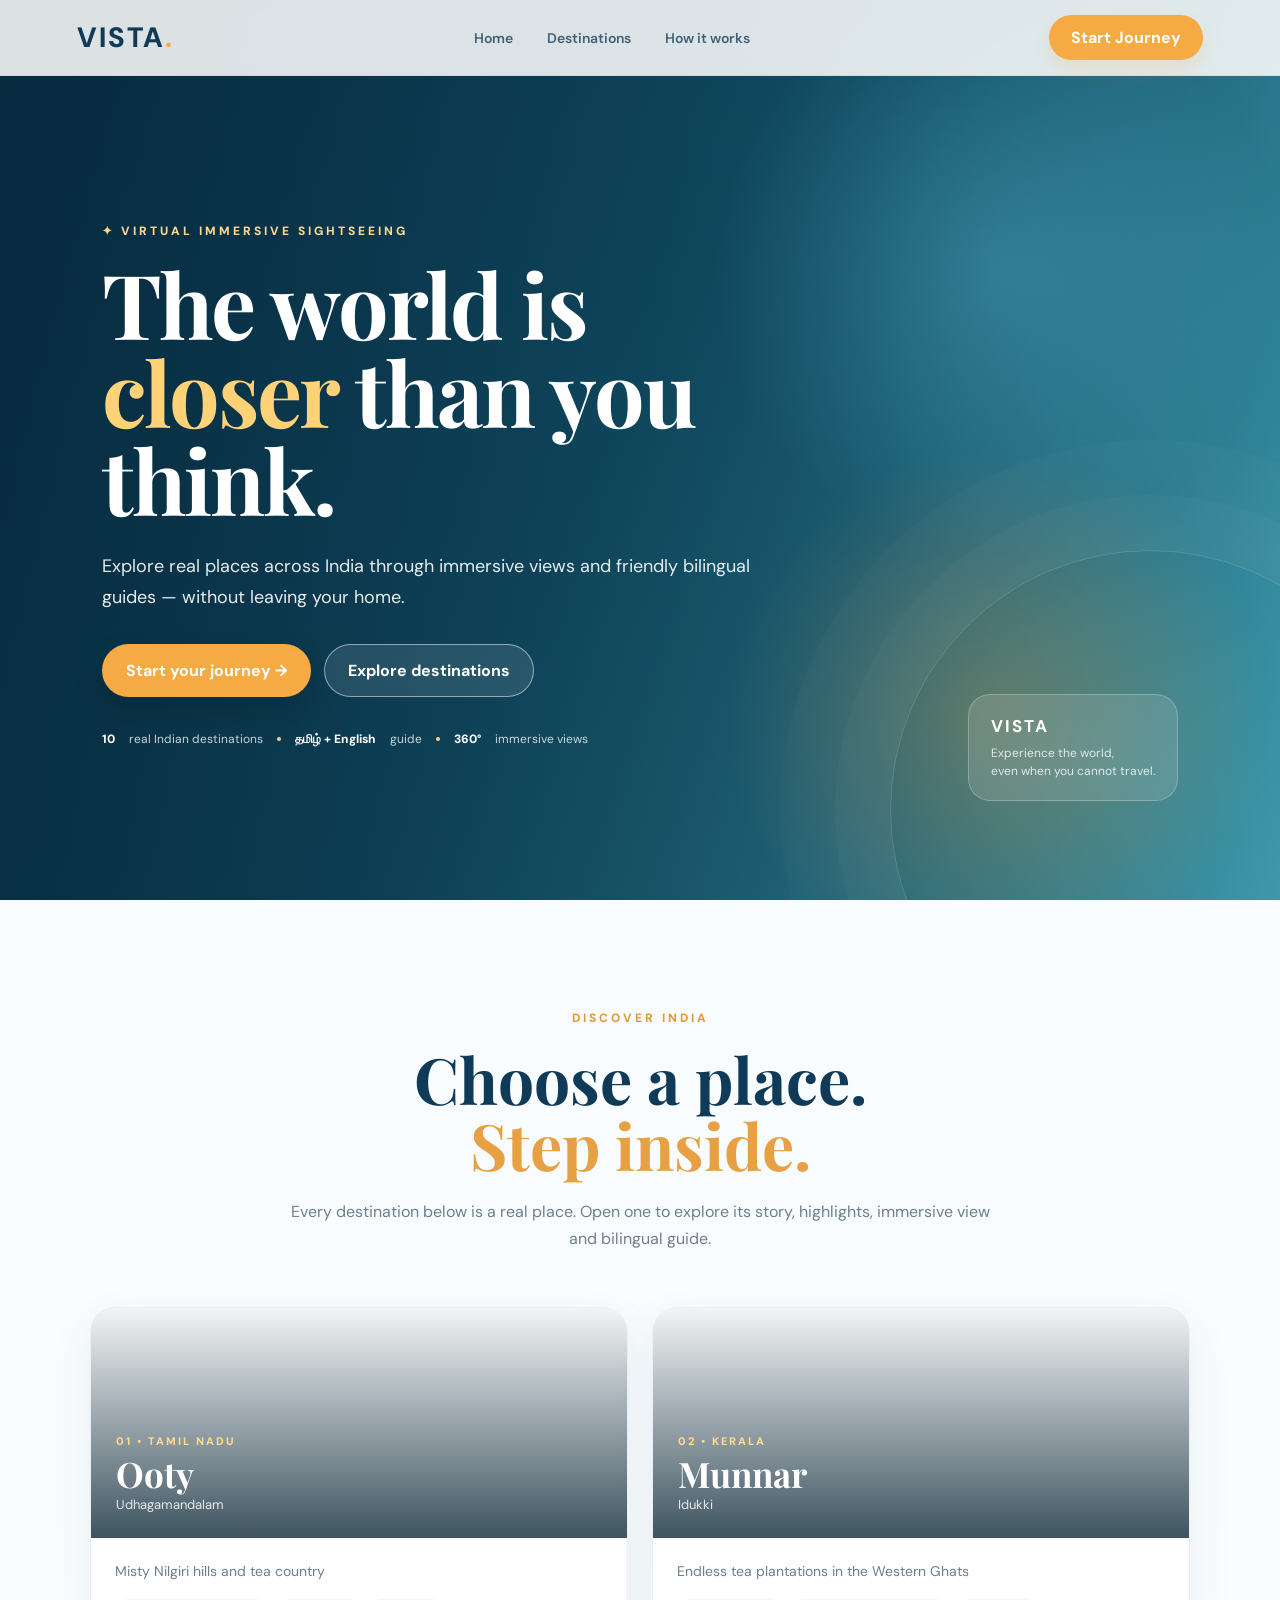
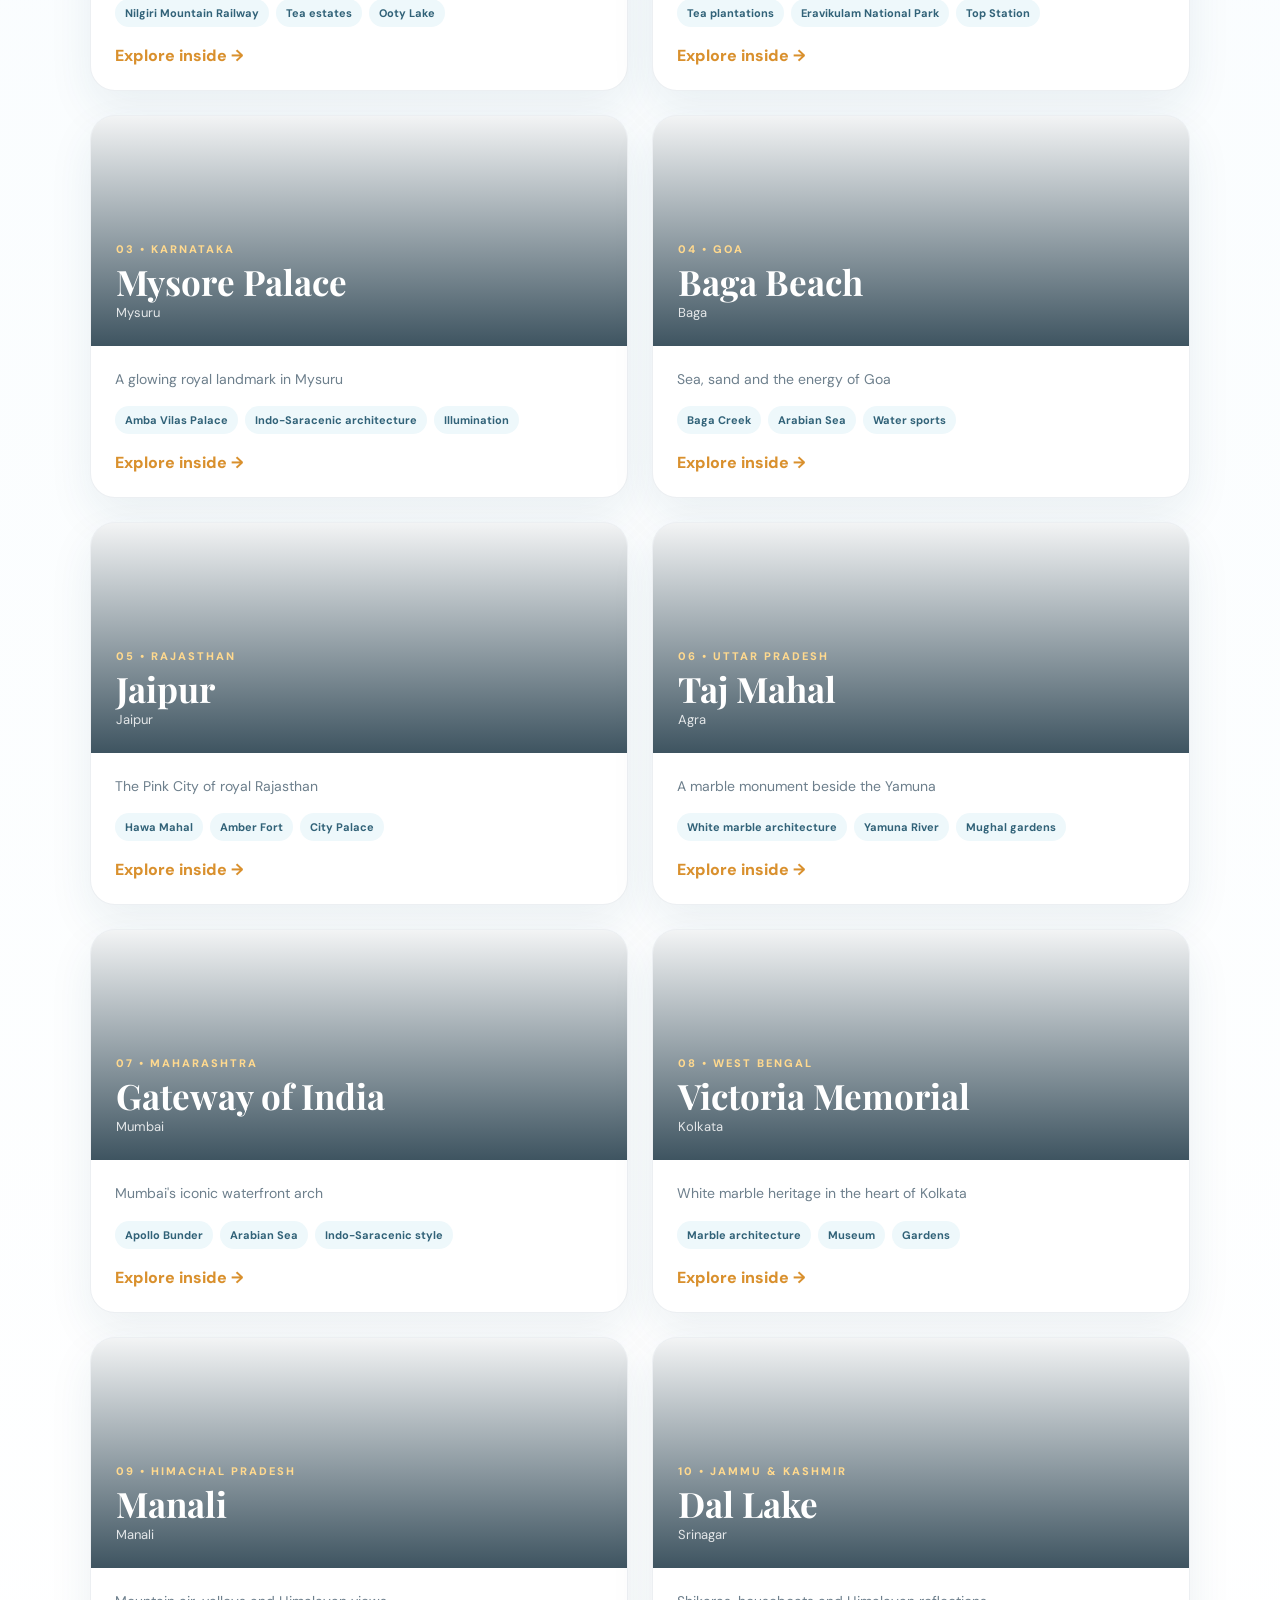
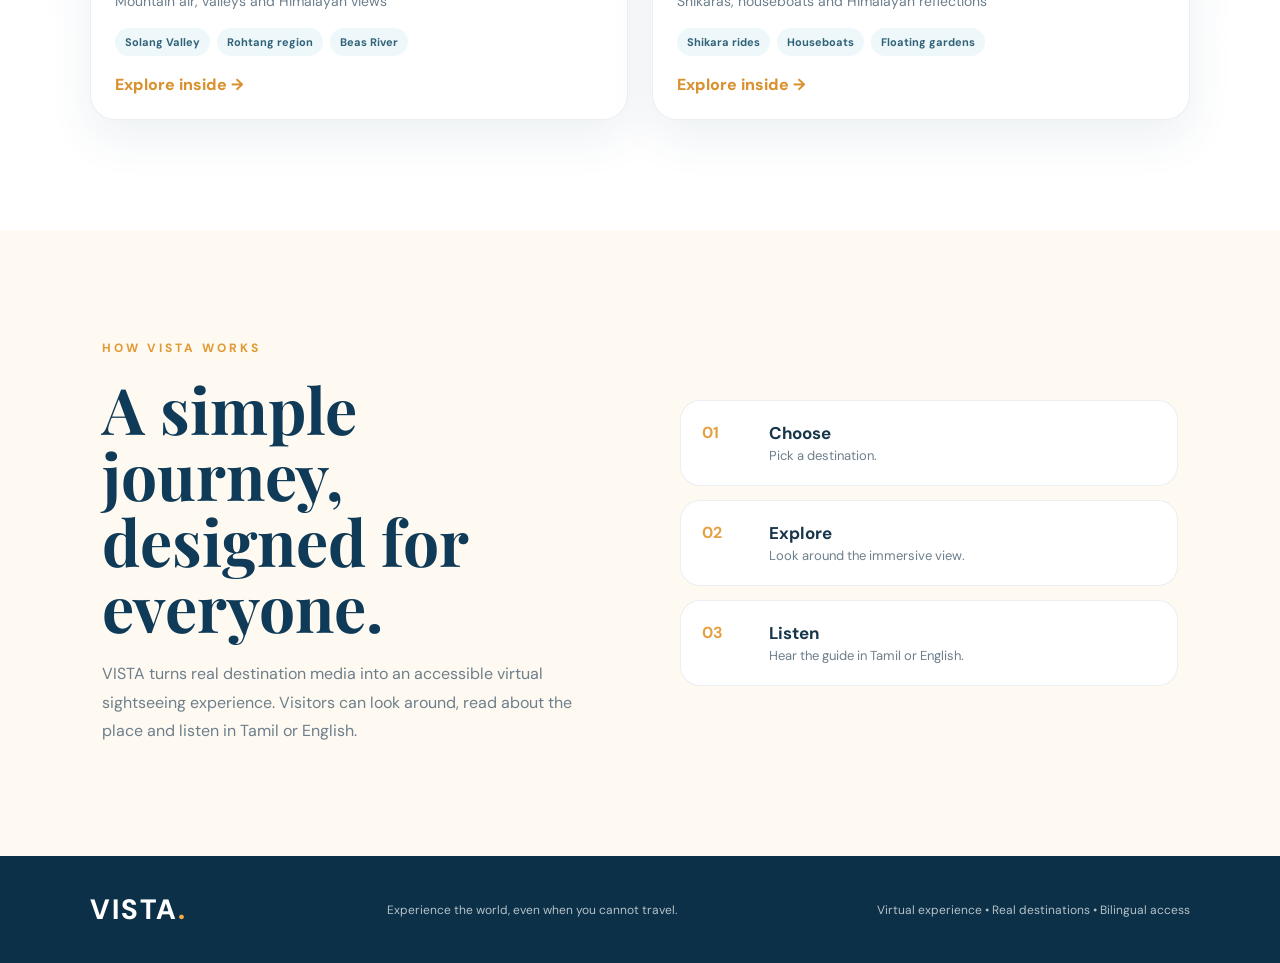
<file: index.html>
<!DOCTYPE html>
<html lang="en">
<head>
  <meta charset="UTF-8">
  <meta name="viewport" content="width=device-width, initial-scale=1.0">
  <title>VISTA | Virtual Immersive Sightseeing</title>
  <link rel="preconnect" href="https://fonts.googleapis.com">
  <link rel="preconnect" href="https://fonts.gstatic.com" crossorigin>
  <link href="https://fonts.googleapis.com/css2?family=DM+Sans:wght@400;500;600;700&family=Playfair+Display:wght@600;700;800&display=swap" rel="stylesheet">
  <link rel="stylesheet" href="style.css">
</head>
<body>
<header class="navbar">
  <a class="logo" href="#home">VISTA<span>.</span></a>
  <nav>
    <a href="#home">Home</a>
    <a href="#destinations">Destinations</a>
    <a href="#how">How it works</a>
  </nav>
  <button class="start-btn" onclick="startJourney()">Start Journey</button>
</header>

<main>
<section class="hero" id="home">
  <div class="hero-glow"></div>
  <div class="hero-content">
    <div class="eyebrow">✦ VIRTUAL IMMERSIVE SIGHTSEEING</div>
    <h1>The world is<br><span>closer</span> than you think.</h1>
    <p>Explore real places across India through immersive views and friendly bilingual guides — without leaving your home.</p>
    <div class="hero-buttons">
      <button class="primary-btn" onclick="startJourney()">Start your journey <span>→</span></button>
      <button class="secondary-btn" onclick="exploreDestinations()">Explore destinations</button>
    </div>
    <div class="hero-proof">
      <span>10</span> real Indian destinations
      <i></i>
      <span>தமிழ் + English</span> guide
      <i></i>
      <span>360°</span> immersive views
    </div>
  </div>
  <div class="floating-note">
    <strong>VISTA</strong>
    <span>Experience the world,<br>even when you cannot travel.</span>
  </div>
</section>

<section class="destinations" id="destinations">
  <div class="section-heading">
    <div class="eyebrow dark">DISCOVER INDIA</div>
    <h2>Choose a place.<br><span>Step inside.</span></h2>
    <p>Every destination below is a real place. Open one to explore its story, highlights, immersive view and bilingual guide.</p>
  </div>
  <div id="destinationGrid" class="destination-grid"></div>
</section>

<section class="how" id="how">
  <div class="how-copy">
    <div class="eyebrow dark">HOW VISTA WORKS</div>
    <h2>A simple journey, designed for everyone.</h2>
    <p>VISTA turns real destination media into an accessible virtual sightseeing experience. Visitors can look around, read about the place and listen in Tamil or English.</p>
  </div>
  <div class="how-steps">
    <div><b>01</b><strong>Choose</strong><span>Pick a destination.</span></div>
    <div><b>02</b><strong>Explore</strong><span>Look around the immersive view.</span></div>
    <div><b>03</b><strong>Listen</strong><span>Hear the guide in Tamil or English.</span></div>
  </div>
</section>
</main>

<footer>
  <div class="logo">VISTA<span>.</span></div>
  <p>Experience the world, even when you cannot travel.</p>
  <small>Virtual experience • Real destinations • Bilingual access</small>
</footer>

<script src="script.js"></script>
</body>
</html>
</file>
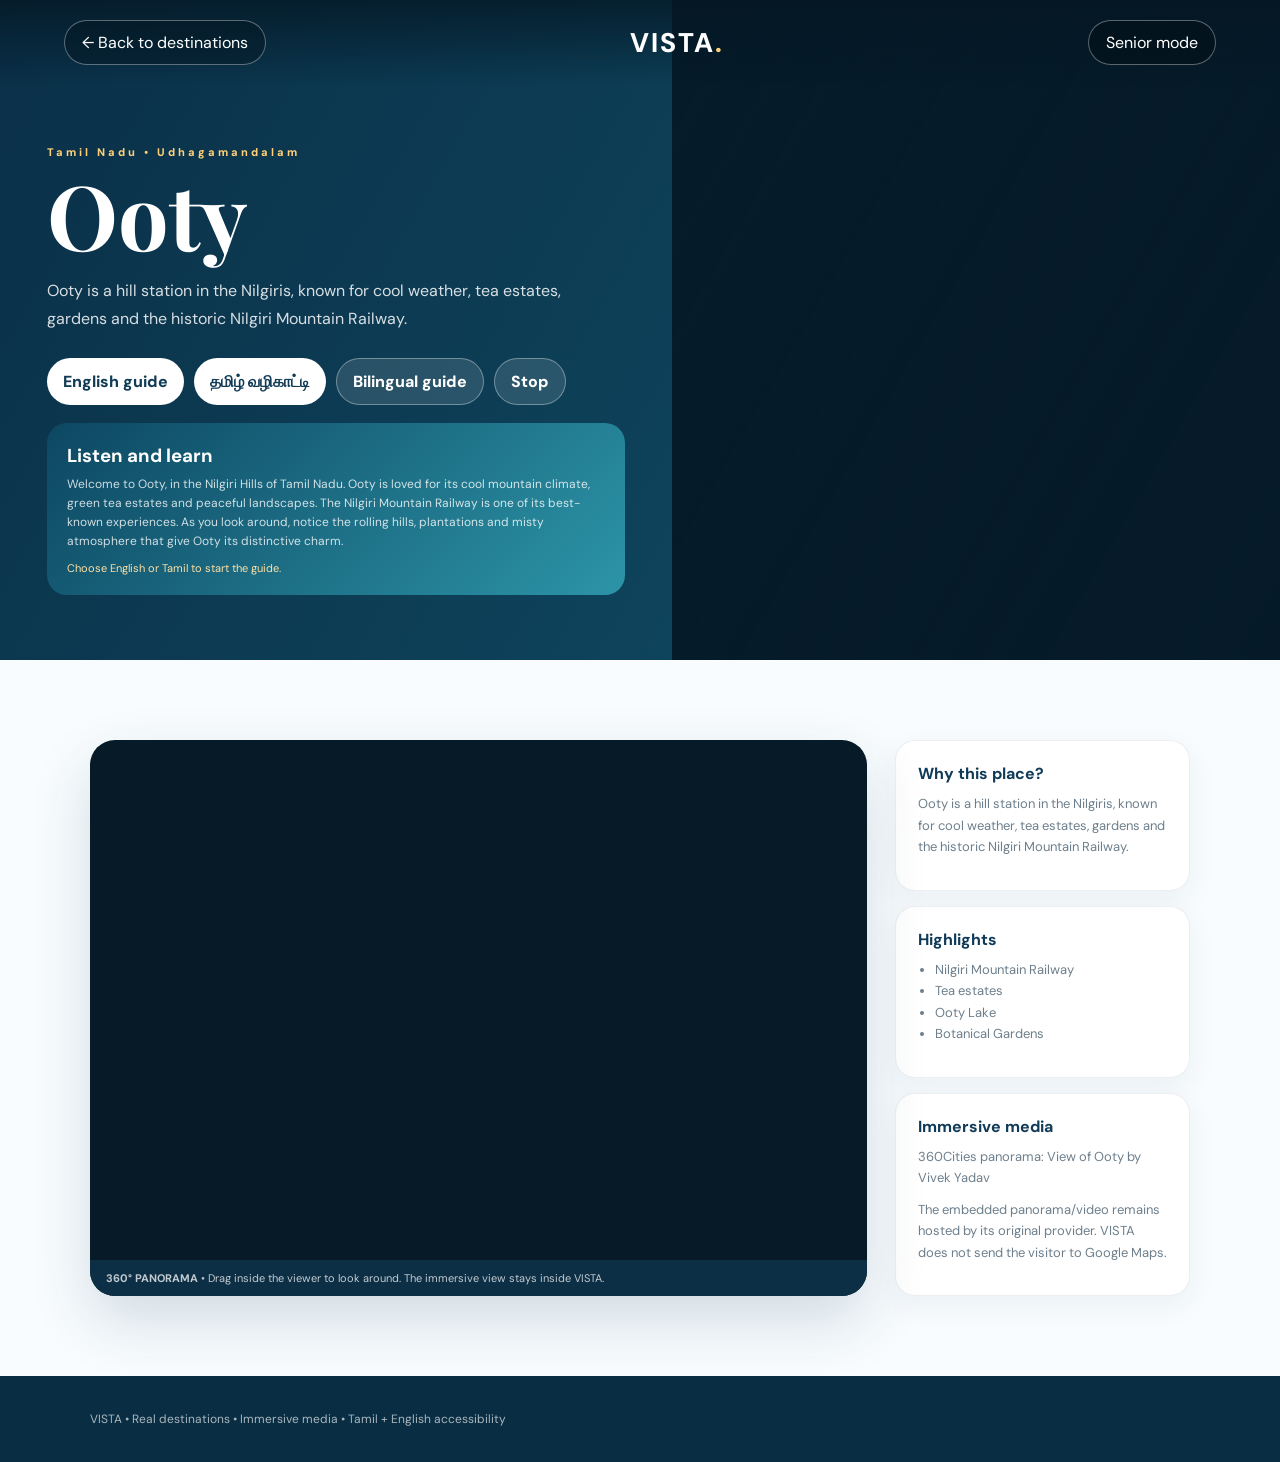
<file: destination.html>
<!DOCTYPE html>
<html lang="en">
<head>
  <meta charset="UTF-8">
  <meta name="viewport" content="width=device-width, initial-scale=1.0">
  <title>VISTA | Destination Experience</title>
  <link rel="preconnect" href="https://fonts.googleapis.com">
  <link rel="preconnect" href="https://fonts.gstatic.com" crossorigin>
  <link href="https://fonts.googleapis.com/css2?family=DM+Sans:wght@400;500;600;700&family=Playfair+Display:wght@600;700;800&display=swap" rel="stylesheet">
  <link rel="stylesheet" href="style.css">
</head>
<body>
<div id="destinationRoot" class="experience-page">
  <div class="experience-nav">
    <button class="back-btn" onclick="history.back()">← Back to destinations</button>
    <div class="experience-logo">VISTA<span>.</span></div>
    <button class="access-btn" onclick="document.body.classList.toggle('senior-mode')">Senior mode</button>
  </div>

  <section class="place-hero">
    <div class="place-copy">
      <div id="destinationState" class="place-label"></div>
      <h1 id="destinationName"></h1>
      <p id="destinationLead" class="lead"></p>
      <div class="guide-controls">
        <button id="listenEn" class="guide-btn">English guide</button>
        <button id="listenTa" class="guide-btn">தமிழ் வழிகாட்டி</button>
        <button id="listenBoth" class="guide-btn alt">Bilingual guide</button>
        <button id="stopVoice" class="guide-btn alt">Stop</button>
      </div>
      <div class="voice-panel">
        <h3>Listen and learn</h3>
        <p id="guidePreview"></p>
        <div id="voiceStatus" class="voice-status">Choose English or Tamil to start the guide.</div>
      </div>
    </div>
    <div id="visualHero" class="place-visual"></div>
  </section>

  <section class="explore-section">
    <div class="explore-layout">
      <div class="viewer-card">
        <iframe id="viewerFrame" class="visual-frame" allow="fullscreen; autoplay; xr-spatial-tracking" allowfullscreen></iframe>
        <div class="viewer-note"><strong id="viewType">360° PANORAMA</strong> • Drag inside the viewer to look around. The immersive view stays inside VISTA.</div>
      </div>
      <aside class="info-stack">
        <div class="info-box">
          <h3>Why this place?</h3>
          <p id="destinationLead2"></p>
        </div>
        <div class="info-box">
          <h3>Highlights</h3>
          <ul id="highlightList"></ul>
        </div>
        <div class="info-box">
          <h3>Immersive media</h3>
          <p id="viewCredit"></p>
          <p class="credit">The embedded panorama/video remains hosted by its original provider. VISTA does not send the visitor to Google Maps.</p>
        </div>
      </aside>
    </div>
  </section>

  <div class="place-footer">
    VISTA • Real destinations • Immersive media • Tamil + English accessibility
  </div>
</div>
<script src="script.js"></script>
<script>
  const lead2=document.getElementById("destinationLead2");
  const lead1=document.getElementById("destinationLead");
  if(lead2 && lead1) lead2.textContent=lead1.textContent;
</script>
</body>
</html>
</file>
<file: style.css>
*{margin:0;padding:0;box-sizing:border-box}
:root{
  --navy:#103b58;--blue:#3aa7c7;--sky:#eaf8fc;--cream:#fffaf1;
  --gold:#f5aa43;--ink:#18364b;--muted:#6d7f8c;--white:#fff;
}
html{scroll-behavior:smooth}
body{font-family:"DM Sans",Arial,sans-serif;color:var(--ink);background:#f8fcfe}
button,a{font:inherit}
button{cursor:pointer}
.navbar{position:fixed;z-index:1000;top:0;left:0;width:100%;height:76px;padding:0 6%;display:flex;align-items:center;justify-content:space-between;background:rgba(255,255,255,.86);backdrop-filter:blur(18px);border-bottom:1px solid rgba(16,59,88,.07)}
.logo{color:var(--navy);text-decoration:none;font-weight:800;letter-spacing:2px;font-size:28px}
.logo span{color:var(--gold)}
.navbar nav{display:flex;gap:34px}
.navbar nav a{text-decoration:none;color:#416176;font-weight:600;font-size:14px}
.navbar nav a:hover{color:var(--gold)}
.start-btn{border:0;border-radius:999px;padding:12px 22px;background:var(--gold);color:white;font-weight:700;box-shadow:0 8px 20px rgba(245,170,67,.22)}
.hero{min-height:100vh;padding:150px 8% 80px;position:relative;overflow:hidden;display:flex;align-items:center;background:
 radial-gradient(circle at 78% 30%,rgba(96,206,232,.55),transparent 24%),
 linear-gradient(120deg,#0b3955 0%,#17637c 48%,#4cb5c6 100%)}
.hero:before{content:"";position:absolute;inset:0;background:
 linear-gradient(90deg,rgba(6,38,57,.78),rgba(6,38,57,.20)),
 radial-gradient(circle at 78% 80%,rgba(255,194,91,.45),transparent 22%)}
.hero-glow{position:absolute;width:520px;height:520px;right:-130px;bottom:-170px;border-radius:50%;border:1px solid rgba(255,255,255,.16);box-shadow:0 0 0 55px rgba(255,255,255,.025),0 0 0 110px rgba(255,255,255,.018)}
.hero-content{position:relative;z-index:2;max-width:780px;color:white}
.eyebrow{font-size:12px;letter-spacing:3px;font-weight:800;color:#ffd88f;margin-bottom:20px}
.eyebrow.dark{color:#e29a36}
.hero h1{font-family:"Playfair Display",serif;font-size:clamp(52px,7vw,92px);line-height:.98;letter-spacing:-2px;margin-bottom:28px}
.hero h1 span{color:#ffd277}
.hero p{font-size:18px;line-height:1.75;max-width:650px;color:rgba(255,255,255,.9);margin-bottom:30px}
.hero-buttons{display:flex;gap:13px;flex-wrap:wrap}
.primary-btn,.secondary-btn{padding:15px 23px;border-radius:999px;font-weight:700;border:1px solid transparent;transition:.25s}
.primary-btn{background:var(--gold);color:white;box-shadow:0 14px 30px rgba(0,0,0,.16)}
.primary-btn:hover,.secondary-btn:hover{transform:translateY(-3px)}
.secondary-btn{background:rgba(255,255,255,.11);border-color:rgba(255,255,255,.5);color:white;backdrop-filter:blur(10px)}
.hero-proof{display:flex;gap:14px;align-items:center;flex-wrap:wrap;margin-top:34px;font-size:12px;color:rgba(255,255,255,.78)}
.hero-proof span{font-weight:800;color:white}.hero-proof i{width:4px;height:4px;background:#ffd277;border-radius:50%}
.floating-note{position:absolute;z-index:2;right:8%;bottom:11%;padding:20px 22px;border-radius:22px;background:rgba(255,255,255,.12);border:1px solid rgba(255,255,255,.24);backdrop-filter:blur(16px);color:white;display:flex;flex-direction:column;gap:7px}
.floating-note strong{font-size:17px;letter-spacing:2px}.floating-note span{font-size:12px;line-height:1.5;color:rgba(255,255,255,.8)}
.destinations{padding:110px 7%;background:linear-gradient(#f8fcfe,#fff)}
.section-heading{text-align:center;max-width:720px;margin:0 auto 55px}
.section-heading h2,.how h2{font-family:"Playfair Display",serif;font-size:clamp(40px,5vw,65px);line-height:1.03;color:var(--navy);margin-bottom:20px}
.section-heading h2 span{color:#e7a043}
.section-heading p{color:var(--muted);line-height:1.7}
.destination-grid{max-width:1250px;margin:auto;display:grid;grid-template-columns:repeat(2,1fr);gap:24px}
.destination-card{overflow:hidden;background:white;border:1px solid rgba(16,59,88,.08);border-radius:25px;box-shadow:0 18px 45px rgba(24,74,98,.08);transition:.3s}
.destination-card:hover{transform:translateY(-6px);box-shadow:0 24px 60px rgba(24,74,98,.13)}
.card-top{min-height:230px;padding:25px;position:relative;color:white;display:flex;align-items:flex-end;overflow:hidden}
.card-top:before{content:"";position:absolute;inset:0;background:linear-gradient(180deg,rgba(8,36,52,.05),rgba(8,36,52,.78))}
.card-art{position:absolute;inset:0;background-size:cover;background-position:center;filter:saturate(1.06);transform:scale(1.02)}
.card-info{position:relative;z-index:2}.state{font-size:11px;letter-spacing:2px;text-transform:uppercase;color:#ffd98e;font-weight:800}
.card-info h3{font-family:"Playfair Display",serif;font-size:35px;line-height:1;margin:8px 0 5px}
.card-info p{font-size:13px;color:rgba(255,255,255,.84)}
.card-body{padding:22px 24px 24px}.card-body p{color:var(--muted);line-height:1.6;font-size:14px;margin-bottom:16px}
.chips{display:flex;flex-wrap:wrap;gap:7px;margin-bottom:18px}.chip{font-size:11px;padding:7px 10px;border-radius:999px;background:#eef8fb;color:#316278;font-weight:700}
.explore-link{border:0;background:none;color:#d9902d;font-weight:800;padding:0}
.how{padding:110px 8%;display:grid;grid-template-columns:1fr 1fr;gap:80px;align-items:center;background:var(--cream)}
.how-copy p{max-width:600px;color:var(--muted);line-height:1.8}
.how-steps{display:grid;gap:14px}.how-steps div{display:grid;grid-template-columns:55px 1fr;column-gap:12px;padding:21px;border-radius:20px;background:white;border:1px solid rgba(16,59,88,.08)}
.how-steps b{grid-row:span 2;color:#e5a044}.how-steps strong{font-size:17px}.how-steps span{font-size:13px;color:var(--muted);margin-top:3px}
footer{padding:35px 7%;display:flex;align-items:center;justify-content:space-between;gap:20px;background:#0b3047;color:rgba(255,255,255,.7)}
footer .logo{color:white}footer p,footer small{font-size:12px}
@media(max-width:850px){.navbar nav{display:none}.destination-grid,.how{grid-template-columns:1fr}.floating-note{display:none}.hero{padding-left:6%;padding-right:6%}}
@media(max-width:560px){.start-btn{padding:10px 15px;font-size:12px}.hero h1{font-size:49px}.hero p{font-size:16px}.destinations,.how{padding:80px 6%}footer{flex-direction:column;align-items:flex-start}}
/* Destination page */
.experience-page{min-height:100vh;background:#071c2b;color:white}
.experience-nav{position:fixed;z-index:20;top:0;left:0;width:100%;padding:20px 5%;display:flex;align-items:center;justify-content:space-between;background:linear-gradient(rgba(4,22,34,.75),transparent)}
.back-btn,.access-btn{border:1px solid rgba(255,255,255,.35);background:rgba(0,0,0,.2);color:white;padding:11px 17px;border-radius:999px;backdrop-filter:blur(12px)}
.experience-logo{font-size:27px;font-weight:800;letter-spacing:2px}.experience-logo span{color:#ffd078}
.place-hero{min-height:72vh;display:grid;grid-template-columns:1.05fr .95fr;gap:0;background:linear-gradient(120deg,#0a3048,#104f67)}
.place-copy{padding:145px 7% 65px;display:flex;flex-direction:column;justify-content:center}
.place-label{color:#ffd078;letter-spacing:3px;font-size:11px;font-weight:800;margin-bottom:15px}
.place-copy h1{font-family:"Playfair Display",serif;font-size:clamp(58px,7vw,100px);line-height:.9;margin-bottom:22px}
.place-copy .lead{max-width:620px;color:rgba(255,255,255,.84);line-height:1.75;font-size:16px}
.guide-controls{display:flex;gap:10px;flex-wrap:wrap;margin-top:25px}.guide-btn{border:0;border-radius:999px;padding:12px 16px;background:white;color:#123c56;font-weight:800}.guide-btn.alt{background:rgba(255,255,255,.12);color:white;border:1px solid rgba(255,255,255,.35)}
.place-visual{min-height:520px;display:flex;align-items:stretch;background:#061a28}.visual-frame{width:100%;height:100%;min-height:520px;border:0}
.explore-section{padding:80px 7%;background:#f8fcfe;color:var(--ink)}
.explore-layout{max-width:1250px;margin:auto;display:grid;grid-template-columns:1.45fr .55fr;gap:28px}
.viewer-card{background:#061a28;border-radius:25px;overflow:hidden;box-shadow:0 25px 60px rgba(16,59,88,.16);min-height:520px;position:relative}
.viewer-card iframe{width:100%;height:520px;border:0;display:block}
.viewer-note{padding:11px 16px;background:#0d2f45;color:rgba(255,255,255,.75);font-size:11px}
.info-stack{display:grid;gap:15px}.info-box{background:white;border:1px solid rgba(16,59,88,.08);border-radius:20px;padding:22px;box-shadow:0 10px 30px rgba(16,59,88,.06)}.info-box h3{margin-bottom:9px;color:var(--navy);font-size:16px}.info-box p,.info-box li{color:var(--muted);font-size:13px;line-height:1.65}.info-box ul{padding-left:17px}
.credit{font-size:10px;color:#7c8b95;margin-top:10px}
.voice-panel{margin-top:18px;background:linear-gradient(135deg,#0d4762,#2c94a7);color:white;border-radius:20px;padding:20px}.voice-panel h3{margin-bottom:7px}.voice-panel p{color:rgba(255,255,255,.8);font-size:12px;line-height:1.6}.voice-status{margin-top:10px;font-size:11px;color:#ffe2a6}
.place-footer{padding:35px 7%;background:#092d43;color:rgba(255,255,255,.65);font-size:12px}
@media(max-width:900px){.place-hero,.explore-layout{grid-template-columns:1fr}.place-visual{min-height:430px}.visual-frame{min-height:430px}.viewer-card iframe{height:430px}.place-copy{padding-top:125px}}

.senior-mode{font-size:18px}.senior-mode .place-copy h1{font-size:clamp(70px,8vw,115px)}.senior-mode .guide-btn,.senior-mode .back-btn,.senior-mode .access-btn{font-size:18px;padding:15px 20px}.senior-mode .lead,.senior-mode .info-box p,.senior-mode .info-box li{font-size:16px}
</file>
